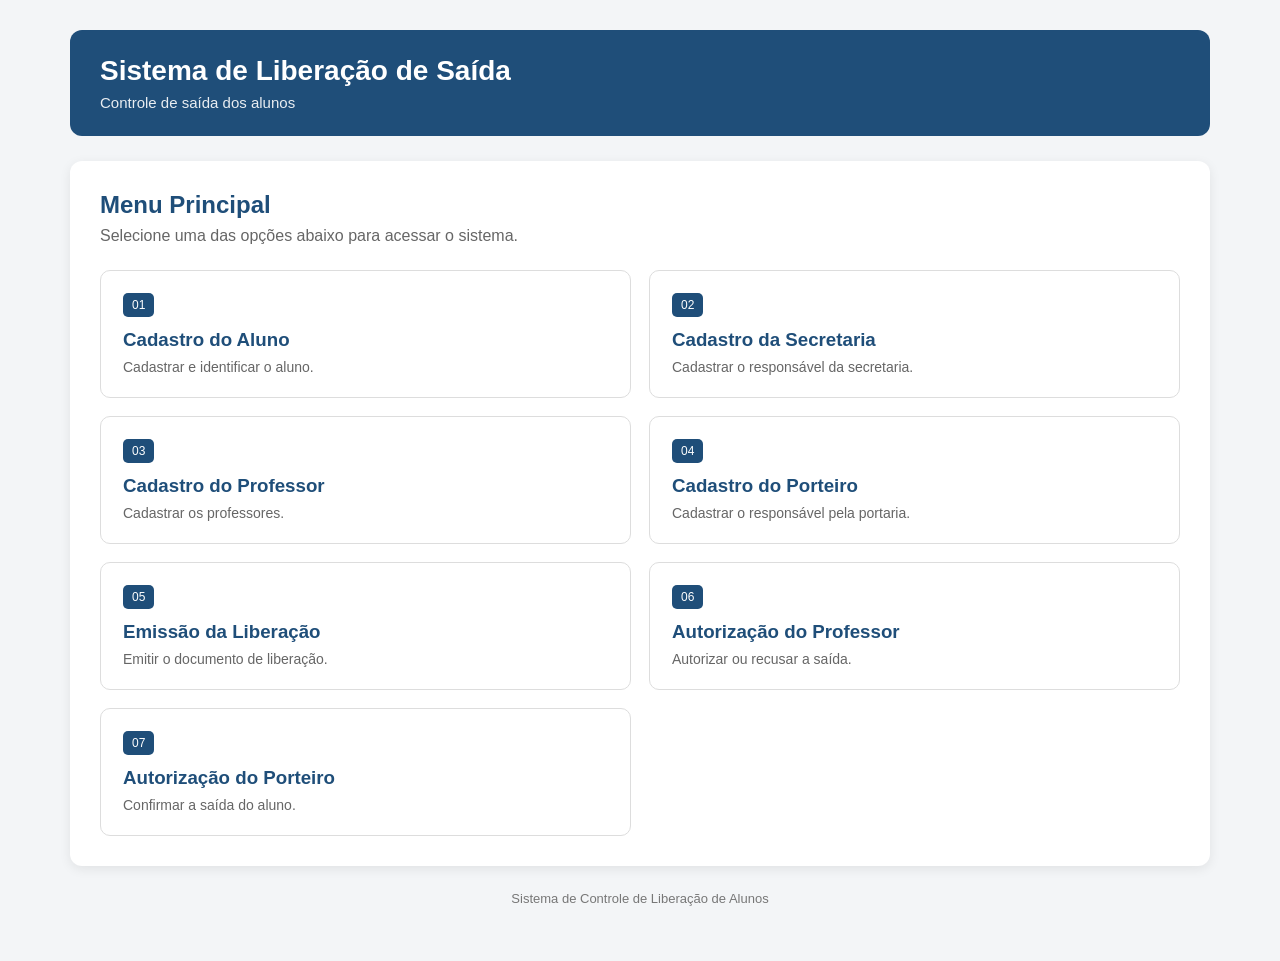
<file: Index.html>
<!DOCTYPE html>
<html lang="pt-BR">

<head>
    <meta charset="UTF-8">
    <meta name="viewport" content="width=device-width, initial-scale=1.0">

    <title>Sistema de Liberação de Saída</title>

    <link rel="stylesheet" href="style.css">
</head>

<body>

    <div class="container">

        <header class="topo">
            <div>
                <h1>Sistema de Liberação de Saída</h1>
                <p>Controle de saída dos alunos</p>
            </div>
        </header>

        <main>

            <section class="card">

                <div class="card-header">
                    <h2>Menu Principal</h2>
                    <p>Selecione uma das opções abaixo para acessar o sistema.</p>
                </div>

                <div class="menu-grid">

                    <a href="cadastro-aluno.html" class="menu-item">
                        <span class="menu-numero">01</span>
                        <h3>Cadastro do Aluno</h3>
                        <p>Cadastrar e identificar o aluno.</p>
                    </a>

                    <a href="cadastro-secretaria.html" class="menu-item">
                        <span class="menu-numero">02</span>
                        <h3>Cadastro da Secretaria</h3>
                        <p>Cadastrar o responsável da secretaria.</p>
                    </a>

                    <a href="cadastro-professor.html" class="menu-item">
                        <span class="menu-numero">03</span>
                        <h3>Cadastro do Professor</h3>
                        <p>Cadastrar os professores.</p>
                    </a>

                    <a href="cadastro-porteiro.html" class="menu-item">
                        <span class="menu-numero">04</span>
                        <h3>Cadastro do Porteiro</h3>
                        <p>Cadastrar o responsável pela portaria.</p>
                    </a>

                    <a href="emissao-liberacao.html" class="menu-item">
                        <span class="menu-numero">05</span>
                        <h3>Emissão da Liberação</h3>
                        <p>Emitir o documento de liberação.</p>
                    </a>

                    <a href="autorizacao-professor.html" class="menu-item">
                        <span class="menu-numero">06</span>
                        <h3>Autorização do Professor</h3>
                        <p>Autorizar ou recusar a saída.</p>
                    </a>

                    <a href="autorizacao-porteiro.html" class="menu-item">
                        <span class="menu-numero">07</span>
                        <h3>Autorização do Porteiro</h3>
                        <p>Confirmar a saída do aluno.</p>
                    </a>

                </div>

            </section>

        </main>

        <footer>
            <p>Sistema de Controle de Liberação de Alunos</p>
        </footer>

    </div>

</body>

</html>
</file>
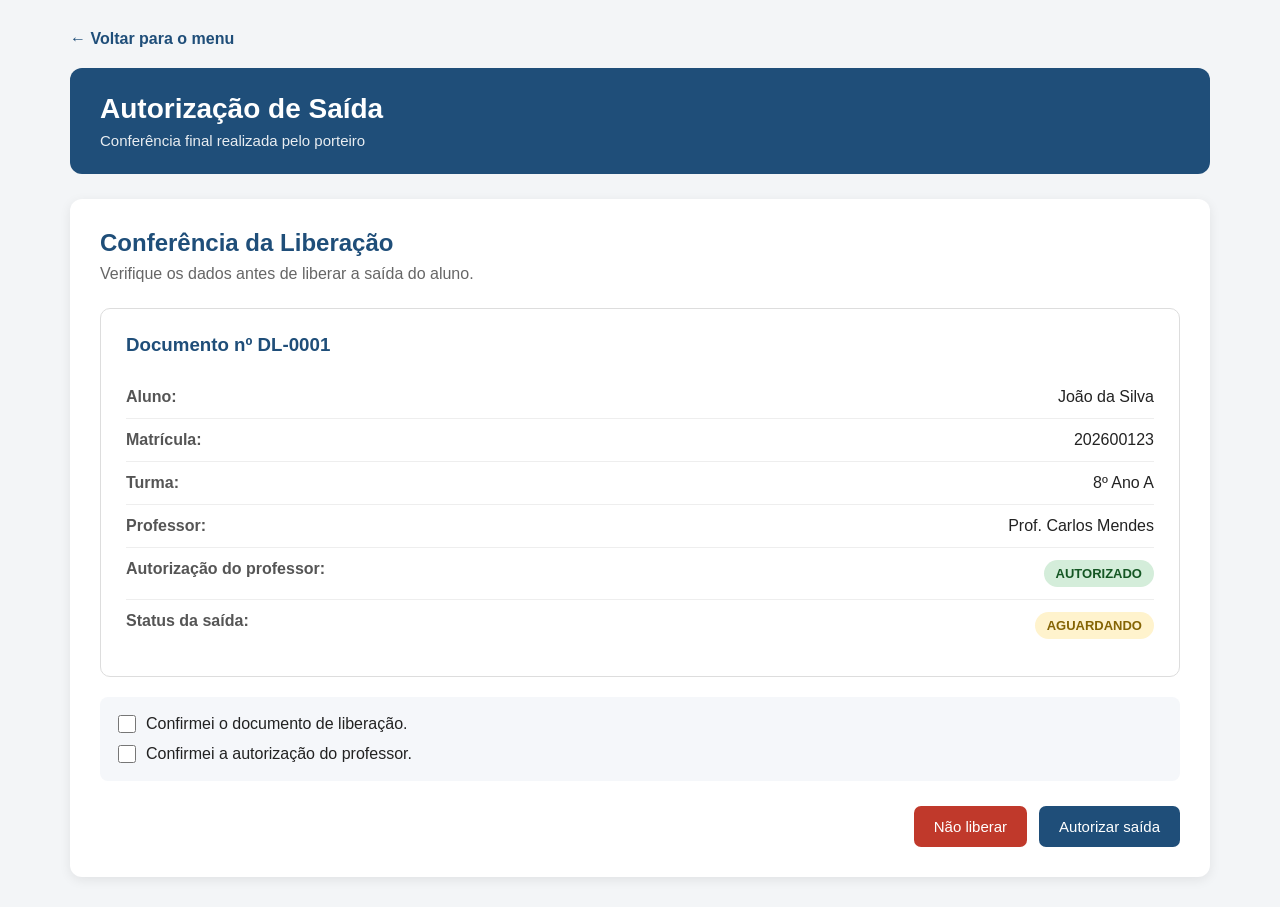
<file: autorizacao porteiro.html>
<!DOCTYPE html>
<html lang="pt-BR">

<head>
    <meta charset="UTF-8">
    <meta name="viewport" content="width=device-width, initial-scale=1.0">
    <title>Autorização do Porteiro</title>
    <link rel="stylesheet" href="style.css">
</head>

<body>
    <div class="container">

        <!-- Botão de voltar -->
        <a href="Index.html" class="btn-voltar">
            ← Voltar para o menu
        </a>

        <!-- Cabeçalho -->
        <header class="topo">
            <h1>Autorização de Saída</h1>
            <p>Conferência final realizada pelo porteiro</p>
        </header>

        <main class="card">

            <!-- Título da conferência -->
            <div class="card-header">
                <h2>Conferência da Liberação</h2>
                <p>Verifique os dados antes de liberar a saída do aluno.</p>
            </div>

            <!-- Informações do documento -->
            <div class="documento">
                <h3>Documento nº DL-0001</h3>

                <div class="documento-linha">
                    <strong>Aluno:</strong>
                    <span>João da Silva</span>
                </div>

                <div class="documento-linha">
                    <strong>Matrícula:</strong>
                    <span>202600123</span>
                </div>

                <div class="documento-linha">
                    <strong>Turma:</strong>
                    <span>8º Ano A</span>
                </div>

                <div class="documento-linha">
                    <strong>Professor:</strong>
                    <span>Prof. Carlos Mendes</span>
                </div>

                <div class="documento-linha">
                    <strong>Autorização do professor:</strong>
                    <span class="status autorizado">
                        AUTORIZADO
                    </span>
                </div>

                <div class="documento-linha">
                    <strong>Status da saída:</strong>
                    <span id="statusSaida" class="status pendente">
                        AGUARDANDO
                    </span>
                </div>
            </div>

            <!-- Confirmações do porteiro -->
            <div class="confirmacao">

                <div class="check">
                    <input type="checkbox" id="confirmacaoDocumento">
                    <label for="confirmacaoDocumento">
                        Confirmei o documento de liberação.
                    </label>
                </div>

                <div class="check">
                    <input type="checkbox" id="confirmacaoProfessor">
                    <label for="confirmacaoProfessor">
                        Confirmei a autorização do professor.
                    </label>
                </div>

            </div>

            <!-- Botões de ação -->
            <div class="acoes">
                <button type="button"
                        class="btn-recusar"
                        onclick="naoLiberar()">
                    Não liberar
                </button>

                <button type="button"
                        class="btn-principal"
                        onclick="autorizarSaida()">
                    Autorizar saída
                </button>
            </div>

        </main>
    </div>

    <!-- JavaScript -->
    <script>

        // Função para autorizar a saída
        function autorizarSaida() {

            const documento = document.getElementById("confirmacaoDocumento");
            const professor = document.getElementById("confirmacaoProfessor");

            // Verifica se as duas confirmações foram marcadas
            if (!documento.checked || !professor.checked) {
                alert("Confirme as duas informações antes de autorizar a saída.");
                return;
            }

            // Atualiza o status da saída
            const status = document.getElementById("statusSaida");

            status.textContent = "SAÍDA AUTORIZADA";
            status.className = "status autorizado";

            alert("Saída do aluno autorizada!");
        }

        // Função para não autorizar a saída
        function naoLiberar() {

            const status = document.getElementById("statusSaida");

            status.textContent = "NÃO AUTORIZADA";
            status.className = "status recusado";

            alert("A saída do aluno não foi autorizada.");
        }

    </script>

</body>
</html>
</file>
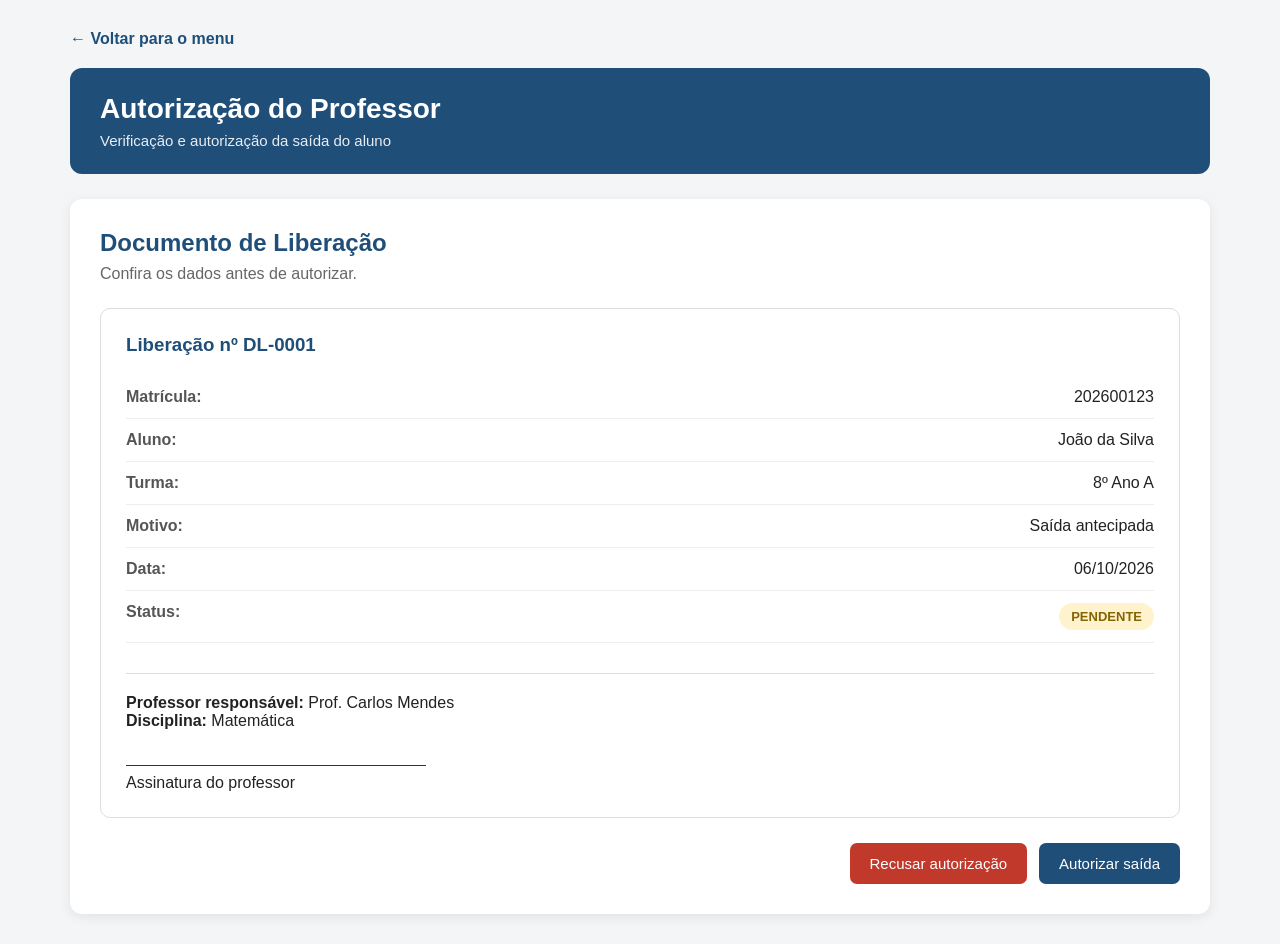
<file: autorizacao professor.html>
<!DOCTYPE html>
<html lang="pt-BR">

<head>
    <meta charset="UTF-8">
    <meta name="viewport" content="width=device-width, initial-scale=1.0">

    <title>Autorização do Professor</title>

    <link rel="stylesheet" href="style.css">
</head>

<body>

    <div class="container">

        <a href="index.html" class="btn-voltar">
            ← Voltar para o menu
        </a>

        <header class="topo">
            <h1>Autorização do Professor</h1>
            <p>Verificação e autorização da saída do aluno</p>
        </header>

        <main class="card">

            <div class="card-header">
                <h2>Documento de Liberação</h2>
                <p>Confira os dados antes de autorizar.</p>
            </div>

            <div class="documento">

                <h3>Liberação nº DL-0001</h3>

                <div class="documento-linha">
                    <strong>Matrícula:</strong>
                    <span>202600123</span>
                </div>

                <div class="documento-linha">
                    <strong>Aluno:</strong>
                    <span>João da Silva</span>
                </div>

                <div class="documento-linha">
                    <strong>Turma:</strong>
                    <span>8º Ano A</span>
                </div>

                <div class="documento-linha">
                    <strong>Motivo:</strong>
                    <span>Saída antecipada</span>
                </div>

                <div class="documento-linha">
                    <strong>Data:</strong>
                    <span>06/10/2026</span>
                </div>

                <div class="documento-linha">
                    <strong>Status:</strong>

                    <span
                        id="status"
                        class="status pendente">
                        PENDENTE
                    </span>

                </div>

                <div class="assinatura">

                    <p>
                        <strong>Professor responsável:</strong>
                        Prof. Carlos Mendes
                    </p>

                    <p>
                        <strong>Disciplina:</strong>
                        Matemática
                    </p>

                    <div class="linha-assinatura"></div>

                    <p>
                        Assinatura do professor
                    </p>

                </div>

            </div>

            <div class="acoes">

                <button
                    type="button"
                    class="btn-recusar"
                    onclick="recusar()">

                    Recusar autorização

                </button>

                <button
                    type="button"
                    class="btn-principal"
                    onclick="autorizar()">

                    Autorizar saída

                </button>

            </div>

        </main>

    </div>

    <script>

        function autorizar() {

            const status = document.getElementById("status");

            status.textContent = "AUTORIZADO";

            status.className = "status autorizado";

            alert("Saída autorizada pelo professor!");

        }


        function recusar() {

            const status = document.getElementById("status");

            status.textContent = "RECUSADO";

            status.className = "status recusado";

            alert("Saída recusada pelo professor!");

        }

    </script>

</body>

</html>
</file>
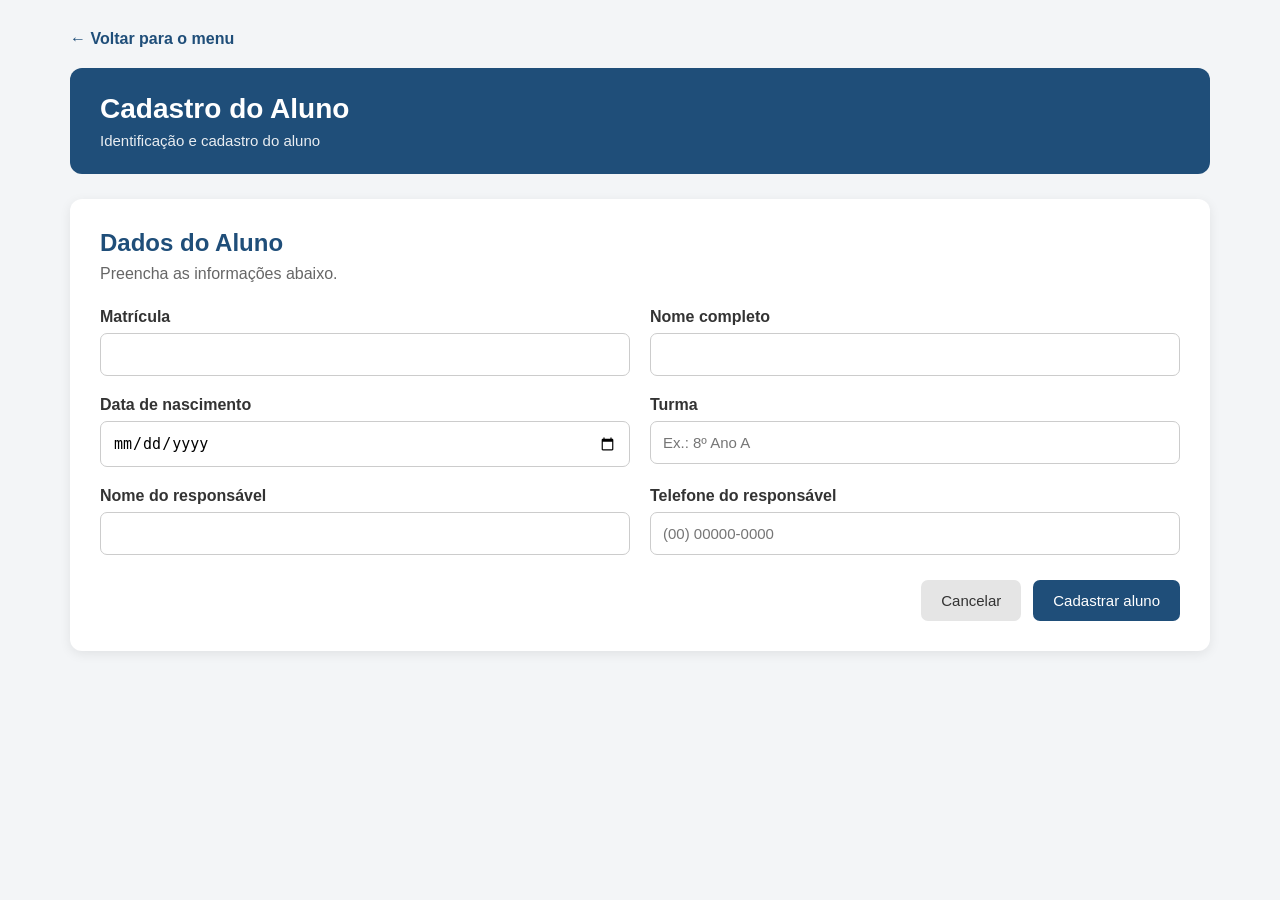
<file: cadastro aluno.html>
<!DOCTYPE html>
<html lang="pt-BR">

<head>
    <meta charset="UTF-8">
    <meta name="viewport" content="width=device-width, initial-scale=1.0">

    <title>Cadastro do Aluno</title>

    <link rel="stylesheet" href="style.css">
</head>

<body>

    <div class="container">

        <a href="index.html" class="btn-voltar">
            ← Voltar para o menu
        </a>

        <header class="topo">
            <h1>Cadastro do Aluno</h1>
            <p>Identificação e cadastro do aluno</p>
        </header>

        <main class="card">

            <div class="card-header">
                <h2>Dados do Aluno</h2>
                <p>Preencha as informações abaixo.</p>
            </div>

            <form id="formAluno">

                <div class="form-grid">

                    <div class="campo">
                        <label for="matricula">Matrícula</label>
                        <input type="text" id="matricula" required>
                    </div>

                    <div class="campo">
                        <label for="nome">Nome completo</label>
                        <input type="text" id="nome" required>
                    </div>

                    <div class="campo">
                        <label for="dataNascimento">Data de nascimento</label>
                        <input type="date" id="dataNascimento" required>
                    </div>

                    <div class="campo">
                        <label for="turma">Turma</label>
                        <input type="text" id="turma" placeholder="Ex.: 8º Ano A" required>
                    </div>

                    <div class="campo">
                        <label for="responsavel">Nome do responsável</label>
                        <input type="text" id="responsavel" required>
                    </div>

                    <div class="campo">
                        <label for="telefone">Telefone do responsável</label>
                        <input type="tel" id="telefone" placeholder="(00) 00000-0000">
                    </div>

                </div>

                <div class="acoes">

                    <a href="index.html" class="btn-secundario">
                        Cancelar
                    </a>

                    <button type="submit" class="btn-principal">
                        Cadastrar aluno
                    </button>

                </div>

            </form>

        </main>

    </div>

    <script>
        document.getElementById("formAluno").addEventListener("submit", function(event) {

            event.preventDefault();

            alert("Aluno cadastrado com sucesso!");

        });
    </script>

</body>

</html>
</file>
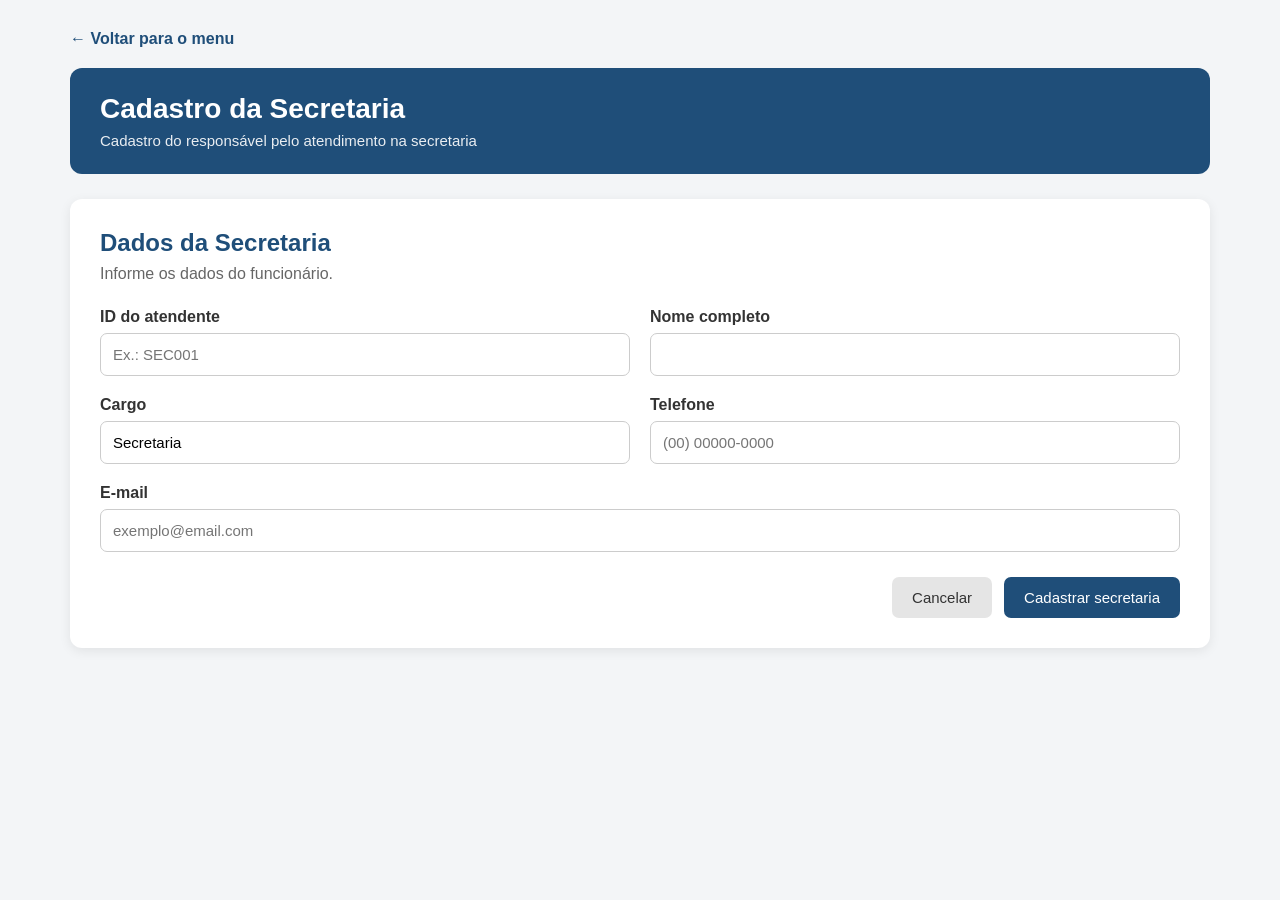
<file: cadastro da secretaria.html>
<!DOCTYPE html>
<html lang="pt-BR">

<head>
    <meta charset="UTF-8">
    <meta name="viewport" content="width=device-width, initial-scale=1.0">

    <title>Cadastro da Secretaria</title>

    <link rel="stylesheet" href="style.css">
</head>

<body>

    <div class="container">

        <a href="index.html" class="btn-voltar">
            ← Voltar para o menu
        </a>

        <header class="topo">
            <h1>Cadastro da Secretaria</h1>
            <p>Cadastro do responsável pelo atendimento na secretaria</p>
        </header>

        <main class="card">

            <div class="card-header">
                <h2>Dados da Secretaria</h2>
                <p>Informe os dados do funcionário.</p>
            </div>

            <form id="formSecretaria">

                <div class="form-grid">

                    <div class="campo">
                        <label for="idAtendente">
                            ID do atendente
                        </label>

                        <input
                            type="text"
                            id="idAtendente"
                            placeholder="Ex.: SEC001"
                            required
                        >
                    </div>

                    <div class="campo">
                        <label for="nomeSecretaria">
                            Nome completo
                        </label>

                        <input
                            type="text"
                            id="nomeSecretaria"
                            required
                        >
                    </div>

                    <div class="campo">
                        <label for="cargo">
                            Cargo
                        </label>

                        <input
                            type="text"
                            id="cargo"
                            value="Secretaria"
                            readonly
                        >
                    </div>

                    <div class="campo">
                        <label for="telefoneSecretaria">
                            Telefone
                        </label>

                        <input
                            type="tel"
                            id="telefoneSecretaria"
                            placeholder="(00) 00000-0000"
                        >
                    </div>

                    <div class="campo campo-grande">
                        <label for="emailSecretaria">
                            E-mail
                        </label>

                        <input
                            type="email"
                            id="emailSecretaria"
                            placeholder="exemplo@email.com"
                        >
                    </div>

                </div>

                <div class="acoes">

                    <a href="index.html" class="btn-secundario">
                        Cancelar
                    </a>

                    <button
                        type="submit"
                        class="btn-principal">
                        Cadastrar secretaria
                    </button>

                </div>

            </form>

        </main>

    </div>

    <script>
        document.getElementById("formSecretaria").addEventListener("submit", function(event) {

            event.preventDefault();

            alert("Secretaria cadastrada com sucesso!");

        });
    </script>

</body>

</html>
</file>
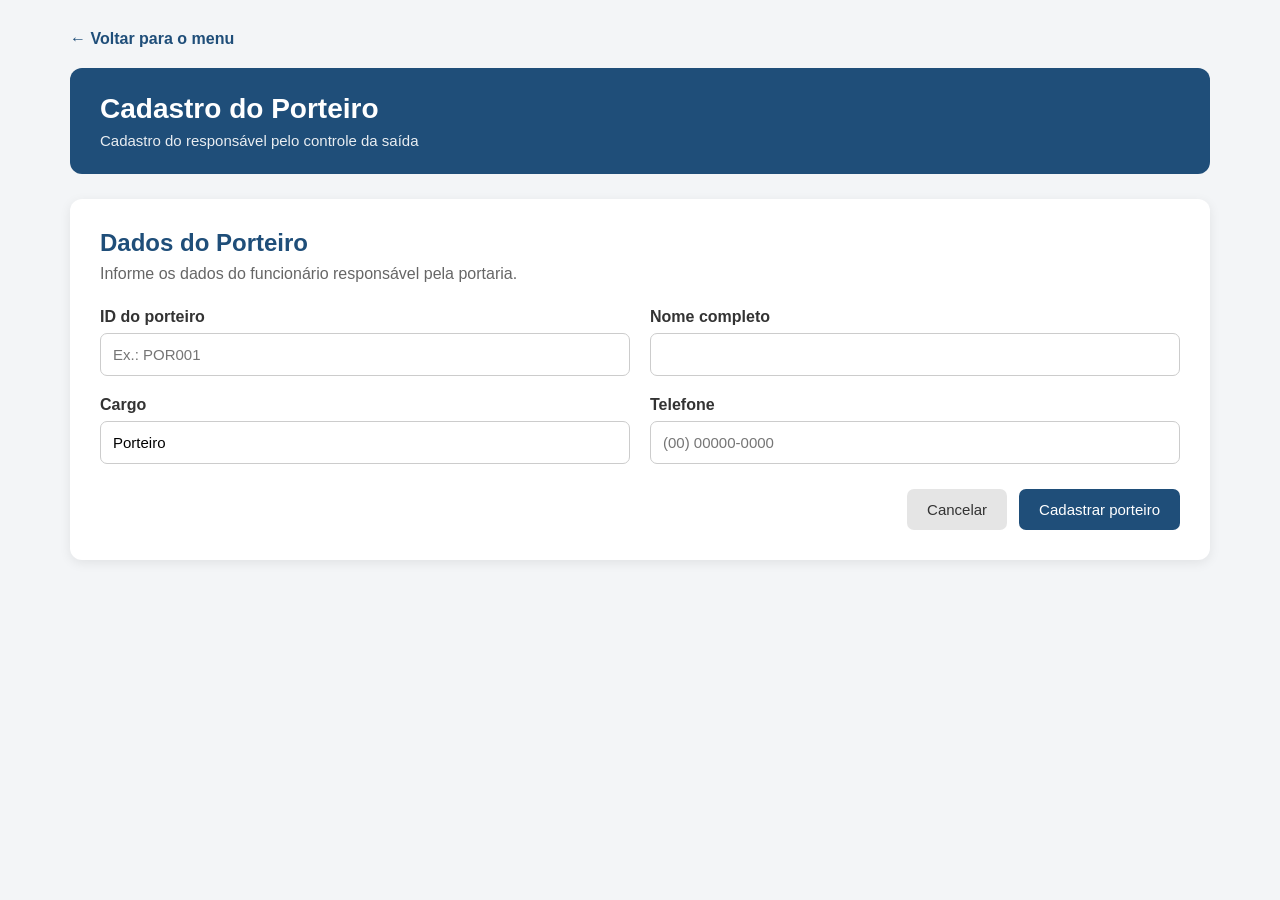
<file: cadastro do porteiro.html>
<!DOCTYPE html>
<html lang="pt-BR">

<head>
    <meta charset="UTF-8">
    <meta name="viewport" content="width=device-width, initial-scale=1.0">

    <title>Cadastro do Porteiro</title>

    <link rel="stylesheet" href="style.css">
</head>

<body>

    <div class="container">

        <a href="index.html" class="btn-voltar">
            ← Voltar para o menu
        </a>

        <header class="topo">
            <h1>Cadastro do Porteiro</h1>
            <p>Cadastro do responsável pelo controle da saída</p>
        </header>

        <main class="card">

            <div class="card-header">
                <h2>Dados do Porteiro</h2>
                <p>Informe os dados do funcionário responsável pela portaria.</p>
            </div>

            <form id="formPorteiro">

                <div class="form-grid">

                    <div class="campo">
                        <label for="idPorteiro">
                            ID do porteiro
                        </label>

                        <input
                            type="text"
                            id="idPorteiro"
                            placeholder="Ex.: POR001"
                            required
                        >
                    </div>

                    <div class="campo">
                        <label for="nomePorteiro">
                            Nome completo
                        </label>

                        <input
                            type="text"
                            id="nomePorteiro"
                            required
                        >
                    </div>

                    <div class="campo">
                        <label for="cargoPorteiro">
                            Cargo
                        </label>

                        <input
                            type="text"
                            id="cargoPorteiro"
                            value="Porteiro"
                            readonly
                        >
                    </div>

                    <div class="campo">
                        <label for="telefonePorteiro">
                            Telefone
                        </label>

                        <input
                            type="tel"
                            id="telefonePorteiro"
                            placeholder="(00) 00000-0000"
                        >
                    </div>

                </div>

                <div class="acoes">

                    <a href="index.html" class="btn-secundario">
                        Cancelar
                    </a>

                    <button
                        type="submit"
                        class="btn-principal">
                        Cadastrar porteiro
                    </button>

                </div>

            </form>

        </main>

    </div>

    <script>
        document.getElementById("formPorteiro").addEventListener("submit", function(event) {

            event.preventDefault();

            alert("Porteiro cadastrado com sucesso!");

        });
    </script>

</body>

</html>
</file>
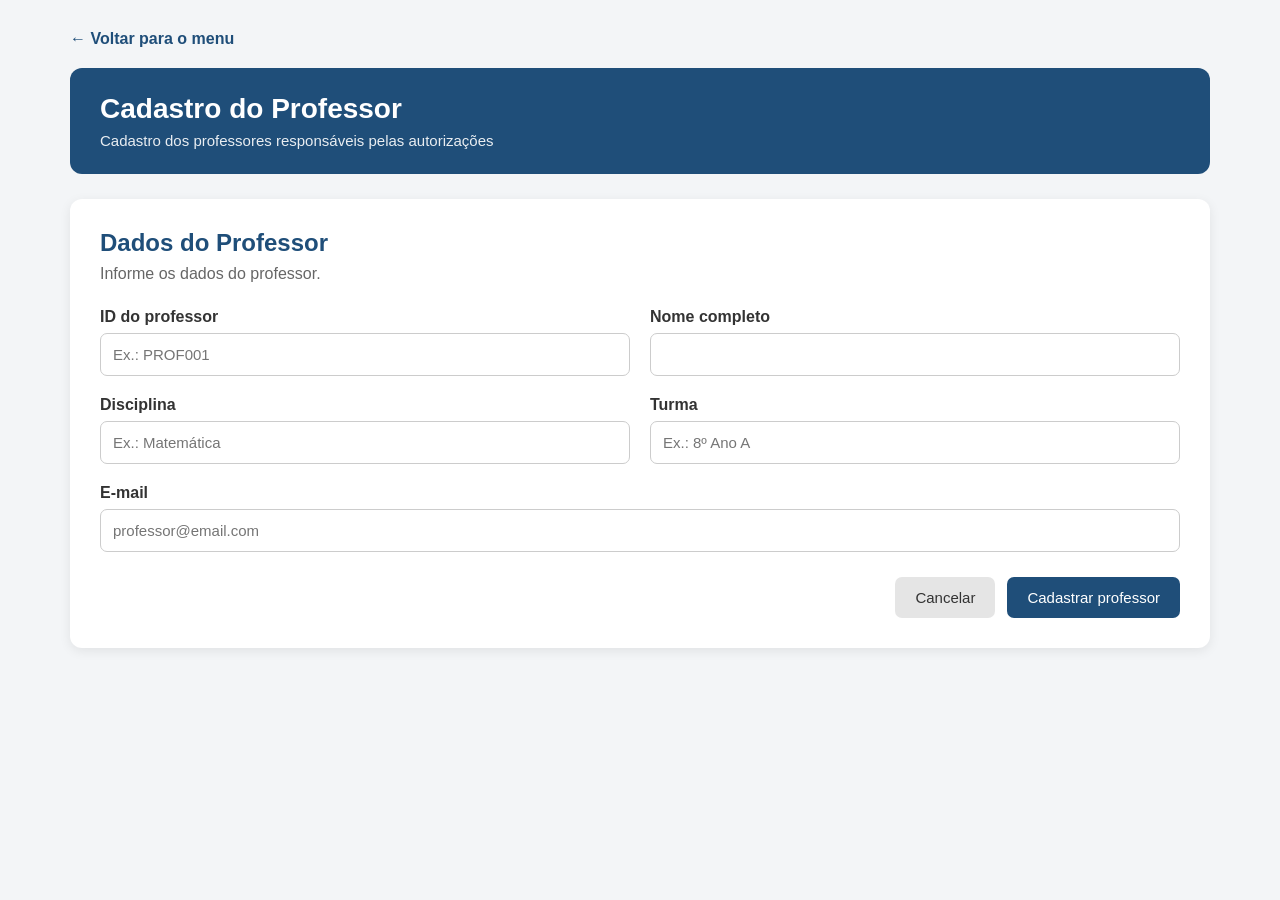
<file: cadastro do professor.html>
<!DOCTYPE html>
<html lang="pt-BR">

<head>
    <meta charset="UTF-8">
    <meta name="viewport" content="width=device-width, initial-scale=1.0">

    <title>Cadastro do Professor</title>

    <link rel="stylesheet" href="style.css">
</head>

<body>

    <div class="container">

        <a href="index.html" class="btn-voltar">
            ← Voltar para o menu
        </a>

        <header class="topo">
            <h1>Cadastro do Professor</h1>
            <p>Cadastro dos professores responsáveis pelas autorizações</p>
        </header>

        <main class="card">

            <div class="card-header">
                <h2>Dados do Professor</h2>
                <p>Informe os dados do professor.</p>
            </div>

            <form id="formProfessor">

                <div class="form-grid">

                    <div class="campo">
                        <label for="idProfessor">
                            ID do professor
                        </label>

                        <input
                            type="text"
                            id="idProfessor"
                            placeholder="Ex.: PROF001"
                            required
                        >
                    </div>

                    <div class="campo">
                        <label for="nomeProfessor">
                            Nome completo
                        </label>

                        <input
                            type="text"
                            id="nomeProfessor"
                            required
                        >
                    </div>

                    <div class="campo">
                        <label for="disciplina">
                            Disciplina
                        </label>

                        <input
                            type="text"
                            id="disciplina"
                            placeholder="Ex.: Matemática"
                            required
                        >
                    </div>

                    <div class="campo">
                        <label for="turmaProfessor">
                            Turma
                        </label>

                        <input
                            type="text"
                            id="turmaProfessor"
                            placeholder="Ex.: 8º Ano A"
                        >
                    </div>

                    <div class="campo campo-grande">
                        <label for="emailProfessor">
                            E-mail
                        </label>

                        <input
                            type="email"
                            id="emailProfessor"
                            placeholder="professor@email.com"
                        >
                    </div>

                </div>

                <div class="acoes">

                    <a href="index.html" class="btn-secundario">
                        Cancelar
                    </a>

                    <button
                        type="submit"
                        class="btn-principal">
                        Cadastrar professor
                    </button>

                </div>

            </form>

        </main>

    </div>

    <script>
        document.getElementById("formProfessor").addEventListener("submit", function(event) {

            event.preventDefault();

            alert("Professor cadastrado com sucesso!");

        });
    </script>

</body>

</html>
</file>
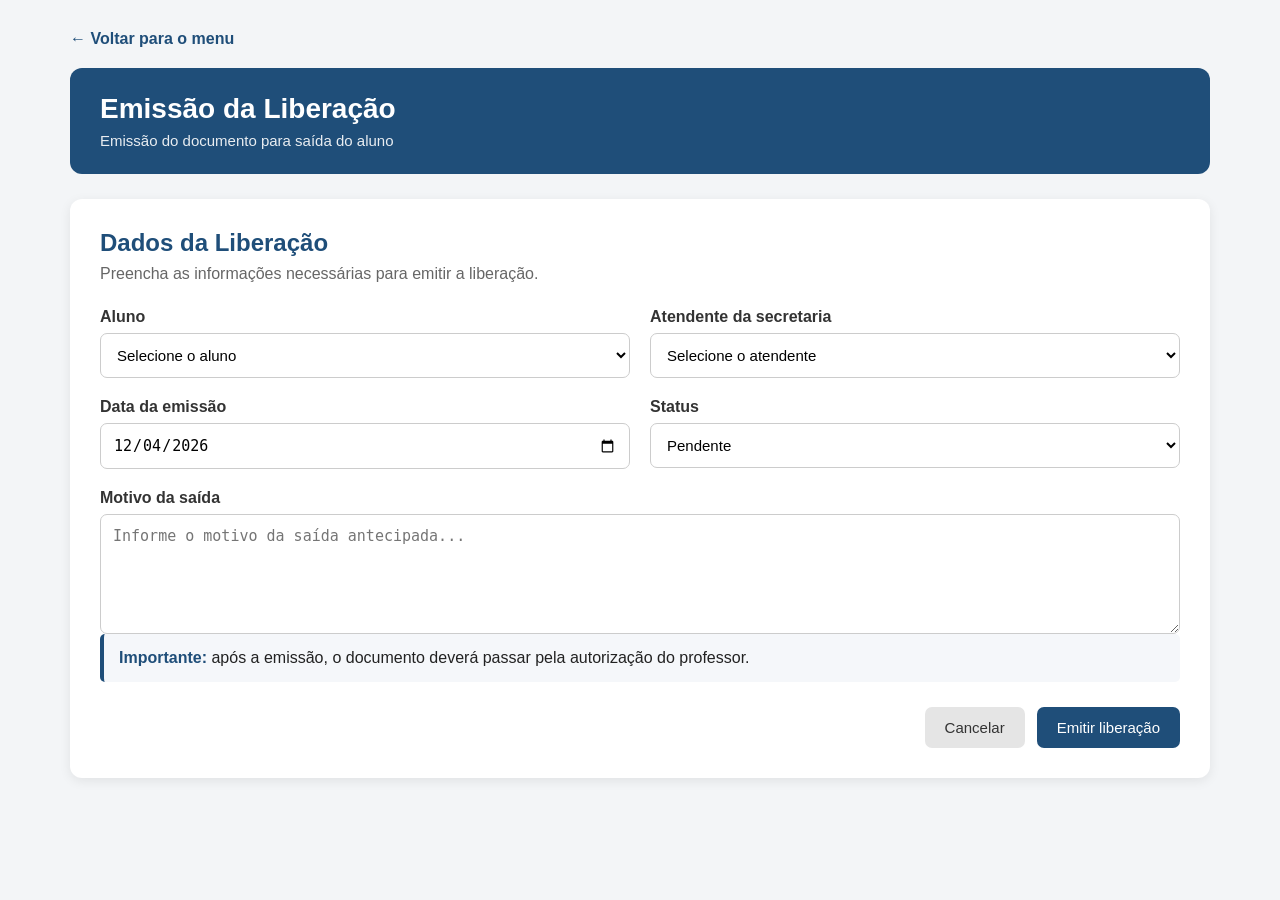
<file: Emissao da liberacao.html>
<!DOCTYPE html>
<html lang="pt-BR">

<head>
    <meta charset="UTF-8">
    <meta name="viewport" content="width=device-width, initial-scale=1.0">

    <title>Emissão da Liberação</title>

    <link rel="stylesheet" href="style.css">
</head>

<body>

    <div class="container">

        <a href="index.html" class="btn-voltar">
            ← Voltar para o menu
        </a>

        <header class="topo">
            <h1>Emissão da Liberação</h1>
            <p>Emissão do documento para saída do aluno</p>
        </header>

        <main class="card">

            <div class="card-header">
                <h2>Dados da Liberação</h2>
                <p>Preencha as informações necessárias para emitir a liberação.</p>
            </div>

            <form id="formLiberacao">

                <div class="form-grid">

                    <div class="campo">
                        <label for="aluno">
                            Aluno
                        </label>

                        <select id="aluno" required>
                            <option value="">Selecione o aluno</option>
                            <option value="202600123">
                                João da Silva - 202600123
                            </option>
                            <option value="202600124">
                                Maria Souza - 202600124
                            </option>
                        </select>
                    </div>

                    <div class="campo">
                        <label for="atendente">
                            Atendente da secretaria
                        </label>

                        <select id="atendente" required>
                            <option value="">Selecione o atendente</option>
                            <option value="SEC001">
                                Ana Paula - SEC001
                            </option>
                            <option value="SEC002">
                                Carlos Oliveira - SEC002
                            </option>
                        </select>
                    </div>

                    <div class="campo">
                        <label for="dataEmissao">
                            Data da emissão
                        </label>

                        <input
                            type="date"
                            id="dataEmissao"
                            required
                        >
                    </div>

                    <div class="campo">
                        <label for="status">
                            Status
                        </label>

                        <select id="status">
                            <option value="Pendente">
                                Pendente
                            </option>

                            <option value="Em análise">
                                Em análise
                            </option>
                        </select>
                    </div>

                    <div class="campo campo-grande">
                        <label for="motivo">
                            Motivo da saída
                        </label>

                        <textarea
                            id="motivo"
                            placeholder="Informe o motivo da saída antecipada..."
                            required
                        ></textarea>
                    </div>

                </div>

                <div class="informacao">
                    <strong>Importante:</strong>
                    após a emissão, o documento deverá passar pela autorização do professor.
                </div>

                <div class="acoes">

                    <a href="index.html" class="btn-secundario">
                        Cancelar
                    </a>

                    <button
                        type="submit"
                        class="btn-principal">
                        Emitir liberação
                    </button>

                </div>

            </form>

        </main>

    </div>

    <script>

        const dataAtual = new Date();

        const ano = dataAtual.getFullYear();

        const mes = String(dataAtual.getMonth() + 1).padStart(2, "0");

        const dia = String(dataAtual.getDate()).padStart(2, "0");

        document.getElementById("dataEmissao").value =
            `${ano}-${mes}-${dia}`;


        document.getElementById("formLiberacao").addEventListener("submit", function(event) {

            event.preventDefault();

            alert("Liberação emitida com sucesso!");

        });

    </script>

</body>

</html>
</file>
<file: style.css>
* {
    margin: 0;
    padding: 0;
    box-sizing: border-box;
}

body {
    font-family: Arial, Helvetica, sans-serif;
    background: #f3f5f7;
    color: #222;
    min-height: 100vh;
}

.container {
    width: 100%;
    max-width: 1200px;
    margin: 0 auto;
    padding: 30px;
}

/* TOPO */

.topo {
    background: #1f4e79;
    color: white;
    padding: 25px 30px;
    border-radius: 12px;
    margin-bottom: 25px;
}

.topo h1 {
    font-size: 28px;
    margin-bottom: 7px;
}

.topo p {
    font-size: 15px;
    opacity: 0.9;
}

/* CARD */

.card {
    background: white;
    border-radius: 12px;
    padding: 30px;
    box-shadow: 0 3px 12px rgba(0, 0, 0, 0.08);
}

.card-header {
    margin-bottom: 25px;
}

.card-header h2 {
    color: #1f4e79;
    margin-bottom: 8px;
}

.card-header p {
    color: #666;
}

/* FORMULÁRIOS */

.form-grid {
    display: grid;
    grid-template-columns: repeat(2, 1fr);
    gap: 20px;
}

.campo {
    display: flex;
    flex-direction: column;
}

.campo label {
    font-weight: bold;
    margin-bottom: 7px;
    color: #333;
}

.campo input,
.campo select,
.campo textarea {
    width: 100%;
    padding: 12px;
    border: 1px solid #ccc;
    border-radius: 7px;
    font-size: 15px;
    outline: none;
    background: white;
}

.campo input:focus,
.campo select:focus,
.campo textarea:focus {
    border-color: #1f4e79;
}

.campo textarea {
    min-height: 120px;
    resize: vertical;
}

.campo-grande {
    grid-column: 1 / -1;
}

/* BOTÕES */

.acoes {
    display: flex;
    justify-content: flex-end;
    gap: 12px;
    margin-top: 25px;
}

.btn-principal,
.btn-secundario,
.btn-recusar {
    border: none;
    border-radius: 7px;
    padding: 12px 20px;
    font-size: 15px;
    cursor: pointer;
    text-decoration: none;
    display: inline-block;
}

.btn-principal {
    background: #1f4e79;
    color: white;
}

.btn-principal:hover {
    background: #163a5c;
}

.btn-secundario {
    background: #e5e5e5;
    color: #333;
}

.btn-secundario:hover {
    background: #d5d5d5;
}

.btn-recusar {
    background: #c0392b;
    color: white;
}

.btn-recusar:hover {
    background: #962d22;
}

/* VOLTAR */

.btn-voltar {
    display: inline-block;
    margin-bottom: 20px;
    color: #1f4e79;
    text-decoration: none;
    font-weight: bold;
}

.btn-voltar:hover {
    text-decoration: underline;
}

/* MENU PRINCIPAL */

.menu-grid {
    display: grid;
    grid-template-columns: repeat(2, 1fr);
    gap: 18px;
}

.menu-item {
    text-decoration: none;
    color: #222;
    border: 1px solid #ddd;
    border-radius: 10px;
    padding: 22px;
    transition: 0.2s;
    background: #fff;
}

.menu-item:hover {
    border-color: #1f4e79;
    transform: translateY(-2px);
    box-shadow: 0 5px 15px rgba(0, 0, 0, 0.08);
}

.menu-numero {
    display: inline-block;
    background: #1f4e79;
    color: white;
    padding: 5px 9px;
    border-radius: 5px;
    font-size: 12px;
    margin-bottom: 12px;
}

.menu-item h3 {
    color: #1f4e79;
    margin-bottom: 8px;
}

.menu-item p {
    color: #666;
    font-size: 14px;
}

/* INFORMAÇÕES */

.informacao {
    background: #f5f7fa;
    border-left: 4px solid #1f4e79;
    padding: 15px;
    margin-bottom: 20px;
    border-radius: 5px;
}

.informacao strong {
    color: #1f4e79;
}

/* DOCUMENTO */

.documento {
    border: 1px solid #ddd;
    border-radius: 10px;
    padding: 25px;
    background: #fff;
}

.documento h3 {
    color: #1f4e79;
    margin-bottom: 20px;
}

.documento-linha {
    display: flex;
    justify-content: space-between;
    border-bottom: 1px solid #eee;
    padding: 12px 0;
    gap: 20px;
}

.documento-linha:last-child {
    border-bottom: none;
}

.documento-linha strong {
    color: #555;
}

/* STATUS */

.status {
    display: inline-block;
    padding: 6px 12px;
    border-radius: 20px;
    font-size: 13px;
    font-weight: bold;
}

.status.pendente {
    background: #fff3cd;
    color: #856404;
}

.status.autorizado {
    background: #d4edda;
    color: #155724;
}

.status.recusado {
    background: #f8d7da;
    color: #721c24;
}

/* ASSINATURA */

.assinatura {
    margin-top: 30px;
    padding-top: 20px;
    border-top: 1px solid #ddd;
}

.linha-assinatura {
    width: 300px;
    border-bottom: 1px solid #333;
    margin-top: 35px;
    margin-bottom: 8px;
}

/* CHECKBOX */

.confirmacao {
    background: #f5f7fa;
    padding: 18px;
    border-radius: 8px;
    margin-top: 20px;
}

.check {
    display: flex;
    align-items: center;
    gap: 10px;
    margin-bottom: 12px;
}

.check:last-child {
    margin-bottom: 0;
}

.check input {
    width: 18px;
    height: 18px;
}

/* RODAPÉ */

footer {
    text-align: center;
    color: #777;
    font-size: 13px;
    padding: 25px;
}

/* RESPONSIVIDADE */

@media (max-width: 768px) {

    .container {
        padding: 15px;
    }

    .form-grid {
        grid-template-columns: 1fr;
    }

    .menu-grid {
        grid-template-columns: 1fr;
    }

    .acoes {
        flex-direction: column;
    }

    .acoes button,
    .acoes a {
        width: 100%;
        text-align: center;
    }

    .documento-linha {
        flex-direction: column;
        gap: 5px;
    }

    .topo h1 {
        font-size: 22px;
    }
}
</file>
